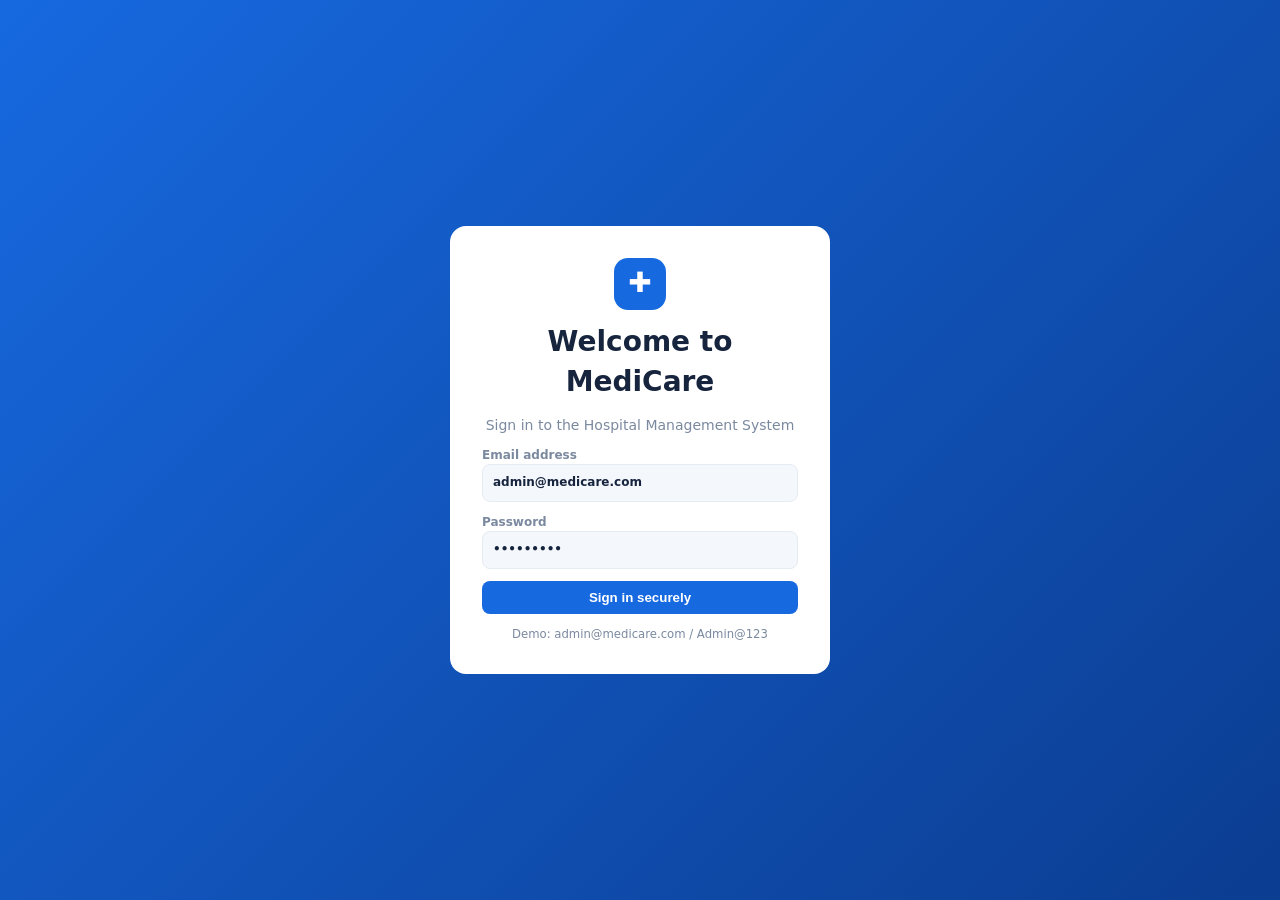
<file: index.html>
<!doctype html>
<html lang="en"><head><meta charset="utf-8">
<meta name="viewport" content="width=device-width, initial-scale=1, viewport-fit=cover">
<title>MediCare HMS</title>
<style>
:root{--blue:#1769e0;--ink:#17243e;--muted:#7b899f;--line:#e5ebf3;--bg:#f4f7fb;--card:#fff;--soft:#eaf3ff;--ok:#12805c;--okb:#e0f5ec;--warn:#9a6700;--warnb:#fff3d1;--bad:#c62828;--badb:#fde4e4;box-sizing:border-box;padding-top:env(safe-area-inset-top,0px);padding-bottom:env(safe-area-inset-bottom,0px)}
@media (prefers-color-scheme:dark){:root:not([data-theme="light"]){--ink:#e6ecf7;--muted:#92a0b8;--line:#26334a;--bg:#0e1625;--card:#162036;--soft:#1b2c4d;--okb:#12382c;--warnb:#3b3010;--badb:#412020;--blue:#4d8ef0}}
:root[data-theme="dark"]{--ink:#e6ecf7;--muted:#92a0b8;--line:#26334a;--bg:#0e1625;--card:#162036;--soft:#1b2c4d;--okb:#12382c;--warnb:#3b3010;--badb:#412020;--blue:#4d8ef0}
*{box-sizing:border-box}html{scroll-padding-top:env(safe-area-inset-top,0px)}
body{margin:0;font:14px/1.45 system-ui,Arial,sans-serif;color:var(--ink);background:var(--bg)}
aside{position:fixed;inset:0 auto 0 0;width:230px;background:var(--card);border-right:1px solid var(--line);padding:22px 14px;display:flex;flex-direction:column;overflow:auto}
aside h2{margin:0;color:var(--blue)}aside>small{color:var(--muted);margin:4px 0 20px}
nav a{display:block;padding:10px 12px;margin:3px 0;border-radius:8px;color:var(--muted);font-weight:600;cursor:pointer}
nav a:hover,nav a.on{background:var(--soft);color:var(--blue)}
.me{margin-top:auto;border-top:1px solid var(--line);padding-top:14px}.me small{display:block;color:var(--muted)}.me a{color:var(--bad);cursor:pointer}
main{margin-left:230px}
header{display:flex;gap:10px;align-items:center;justify-content:space-between;padding:12px 24px;background:var(--card);border-bottom:1px solid var(--line)}
header input{width:min(340px,100%)}
input,select,textarea{width:100%;padding:9px 10px;border:1px solid var(--line);border-radius:8px;background:var(--bg);color:var(--ink);font:inherit}
.page{padding:24px}.title{display:flex;justify-content:space-between;align-items:end;gap:10px;margin-bottom:18px;flex-wrap:wrap}
.title h1{margin:0 0 4px;font-size:23px}.title p{margin:0;color:var(--muted)}
button{background:var(--blue);color:#fff;border:0;border-radius:8px;padding:9px 14px;font-weight:700;cursor:pointer}
button.g{background:var(--soft);color:var(--blue);padding:5px 10px}button.d{background:var(--badb);color:var(--bad);padding:5px 10px}
.cards{display:grid;grid-template-columns:repeat(auto-fit,minmax(160px,1fr));gap:14px}
.card,.panel{background:var(--card);border:1px solid var(--line);border-radius:12px;padding:18px}
.card small{display:block;color:var(--muted);margin:6px 0 2px}.card b{font-size:26px}
.panel{margin-top:16px;overflow-x:auto}.panel h3{margin:0 0 10px}
table{width:100%;border-collapse:collapse;min-width:560px}th{color:var(--muted);font-size:12px;text-transform:uppercase;text-align:left}
th,td{padding:10px 8px;border-bottom:1px solid var(--line)}td:last-child{white-space:nowrap;text-align:right}
.p{padding:2px 9px;border-radius:99px;font-size:12px;font-weight:700;background:var(--warnb);color:var(--warn)}.p.ok{background:var(--okb);color:var(--ok)}.p.bad{background:var(--badb);color:var(--bad)}.p.in{background:var(--soft);color:var(--blue)}
.wards{display:grid;grid-template-columns:repeat(auto-fit,minmax(180px,1fr));gap:12px;margin-bottom:4px}.bar{height:8px;background:var(--line);border-radius:9px;margin-top:8px}.bar i{display:block;height:100%;background:var(--blue);border-radius:9px}
.modal{position:fixed;inset:0;background:#0007;display:none;align-items:center;justify-content:center;padding:16px;z-index:9}.modal.on{display:flex}
.box{background:var(--card);border-radius:14px;padding:22px;width:min(560px,100%);max-height:90vh;overflow:auto}
.grid{display:grid;grid-template-columns:1fr 1fr;gap:12px}.grid label{font-size:12px;color:var(--muted);font-weight:600}.grid .w{grid-column:1/-1}
.toast{position:fixed;right:18px;bottom:calc(18px + env(safe-area-inset-bottom,0px));background:var(--ok);color:#fff;padding:10px 16px;border-radius:9px;display:none;z-index:10}
#login{min-height:100vh;display:flex;align-items:center;justify-content:center;padding:16px;background:linear-gradient(135deg,#1769e0,#0b3d91)}
#login form{background:var(--card);padding:32px;border-radius:16px;width:min(380px,100%);display:grid;gap:12px;text-align:center}
.logo{width:52px;height:52px;margin:auto;border-radius:14px;background:var(--blue);color:#fff;font-size:28px;display:grid;place-items:center}
#login label{text-align:left;font-size:12px;color:var(--muted);font-weight:600}
@media(max-width:760px){aside{position:static;width:auto;flex-direction:row;flex-wrap:wrap;gap:4px;padding:10px}aside>small,.me{display:none}aside h2{width:100%}nav{display:flex;flex-wrap:wrap}main{margin:0}.grid{grid-template-columns:1fr}}
</style></head><body>
<div id="login"><form onsubmit="return signin(event)"><div class="logo">✚</div><h1 style="margin:0">Welcome to MediCare</h1><p style="margin:0;color:var(--muted)">Sign in to the Hospital Management System</p>
<label>Email address<input value="admin@medicare.com" required></label><label>Password<input type="password" value="Admin@123" required></label><button>Sign in securely</button><small style="color:var(--muted)">Demo: admin@medicare.com / Admin@123</small></form></div>
<div id="app" style="display:none"><aside><h2>✚ MediCare</h2><small>Hospital System</small><nav id="nav"></nav><div class="me"><b>Rajneesh Sharma</b><small>Admin</small><a onclick="location.reload()">Logout</a></div></aside>
<main><header><input id="q" placeholder="Search hospital records..." oninput="draw()"><span>Rajneesh Sharma · Admin</span></header><section class="page" id="pg"></section></main></div>
<div class="modal" id="m"><div class="box"><h3 id="mt" style="margin-top:0"></h3><div class="grid" id="mf"></div><div style="display:flex;gap:8px;justify-content:flex-end;margin-top:16px"><button class="g" onclick="m.classList.remove('on')">Cancel</button><button onclick="save()">Save</button></div></div></div>
<div class="toast" id="t"></div>
<script>
const T=new Date().toISOString().slice(0,10),days=n=>new Date(Date.now()+n*864e5).toISOString().slice(0,10);
const P=(a,b)=>({name:a,...b});
const S={
patients:[P('Ananya Mehta',{code:'PT-2841',dob:'1994-05-18',gender:'Female',blood:'A+',phone:'9876501042',allergies:'Penicillin',insurance:'Star Health'}),P('Rohan Verma',{code:'PT-1967',dob:'1987-11-03',gender:'Male',blood:'O+',phone:'9876501967',allergies:'None',insurance:'HDFC ERGO'}),P('Kavya Sharma',{code:'PT-3054',dob:'2001-02-14',gender:'Female',blood:'B+',phone:'9876503054',allergies:'Dust',insurance:'Ayushman Bharat'}),P('Ishaan Gupta',{code:'PT-2712',dob:'2016-08-22',gender:'Male',blood:'AB+',phone:'9876502712',allergies:'Peanuts',insurance:'Care Health'}),P('Simran Kaur',{code:'PT-3088',dob:'1978-06-09',gender:'Female',blood:'O-',phone:'9876503088',allergies:'None',insurance:'ICICI Lombard'})],
doctors:[P('Dr. Arjun Kapoor',{code:'DR-001',dept:'Cardiology',qual:'MBBS, MD Cardiology',exp:14,fee:1200,phone:'9876100001',avail:'Yes'}),P('Dr. Meera Joshi',{code:'DR-002',dept:'Neurology',qual:'MBBS, DM Neurology',exp:11,fee:1400,phone:'9876100002',avail:'Yes'}),P('Dr. Vikram Singh',{code:'DR-003',dept:'Orthopedics',qual:'MBBS, MS Orthopedics',exp:16,fee:1000,phone:'9876100003',avail:'Yes'}),P('Dr. Sana Khan',{code:'DR-004',dept:'Pediatrics',qual:'MBBS, MD Pediatrics',exp:9,fee:800,phone:'9876100004',avail:'Yes'}),P('Dr. Nitin Rao',{code:'DR-005',dept:'General Medicine',qual:'MBBS, MD Medicine',exp:12,fee:900,phone:'9876100005',avail:'No'})],
appointments:[['Ananya Mehta','Dr. Arjun Kapoor','09:00','Online','Chest discomfort','Confirmed'],['Rohan Verma','Dr. Meera Joshi','09:30','Walk-in','Severe headache','In Progress'],['Kavya Sharma','Dr. Vikram Singh','10:15','Online','Knee pain','Waiting'],['Ishaan Gupta','Dr. Sana Khan','11:00','Walk-in','Routine checkup','Confirmed']].map((a,i)=>({patient:a[0],doctor:a[1],date:T,time:a[2],type:a[3],reason:a[4],status:a[5],queue:i+1})),
pharmacy:[P('Paracetamol 500mg',{batch:'PCM-1042',stock:4280,price:25,expiry:days(500),supplier:'MedLife Pharma'}),P('Amoxicillin 250mg',{batch:'AMX-0871',stock:620,price:95,expiry:days(280),supplier:'CureWell Labs'}),P('Insulin Glargine',{batch:'INS-1145',stock:84,price:740,expiry:days(35),supplier:'HealthCore'}),P('Azithromycin 500mg',{batch:'AZI-0964',stock:1120,price:125,expiry:days(420),supplier:'CureWell Labs'})],
laboratory:[['Ananya Mehta','Complete Blood Count','Processing','Awaiting report'],['Rohan Verma','MRI Brain','Scheduled',''],['Kavya Sharma','ECG','Report Ready','Normal sinus rhythm'],['Ishaan Gupta','Urine Routine','Sample Due','']].map(a=>({patient:a[0],test:a[1],date:T,status:a[2],result:a[3]})),
beds:[],
billing:[{patient:'Ananya Mehta',consultation:1200,medicine:1460,lab:2850,room:4000,surgery:0,discount:0,insurance:3000,method:'UPI',status:'Pending'},{patient:'Rohan Verma',consultation:1400,medicine:850,lab:4500,room:0,surgery:0,discount:250,insurance:1000,method:'Card',status:'Paid'}],
ambulances:[P('PB 65 AM 1042',{driver:'Raj Kumar',phone:'9876201001',type:'Advanced Life Support',status:'Available'}),P('PB 65 BX 7721',{driver:'Amit Singh',phone:'9876201002',type:'Basic Life Support',status:'On Duty'}),P('PB 65 CR 2088',{driver:'Deepak Verma',phone:'9876201003',type:'Patient Transport',status:'Available'})]};
S.ambulances.forEach(a=>{a.vehicle=a.name});
[['ICU','ICU',12,7],['General Ward','GW',20,11],['Private Room','PR',8,3],['Deluxe Room','DX',4,1]].forEach(([w,p,c,o])=>{for(let i=1;i<=c;i++)S.beds.push({bed:p+'-'+String(i).padStart(2,'0'),ward:w,status:i<=o?'Occupied':'Available',patient:''})});
const st=['Scheduled','Confirmed','Waiting','In Progress','Completed','Cancelled'];
const pn=()=>S.patients.map(p=>p.name),dn=()=>S.doctors.map(d=>d.name);
const M={
patients:{l:'Patients',i:'✚',f:[['name','Full name'],['dob','Date of birth','date'],['gender','Gender','select',['Female','Male','Other']],['blood','Blood group','select',['A+','A-','B+','B-','O+','O-','AB+','AB-']],['phone','Phone'],['insurance','Insurance'],['allergies','Allergies','text','w']],c:['code','name','dob','gender','blood','phone','allergies']},
doctors:{l:'Doctors',i:'♙',f:[['name','Name'],['dept','Department'],['qual','Qualification'],['exp','Experience (yrs)','number'],['fee','Fee (₹)','number'],['phone','Phone'],['avail','Available','select',['Yes','No']]],c:['code','name','dept','qual','exp','fee','avail']},
appointments:{l:'Appointments',i:'▣',f:[['patient','Patient','select',pn],['doctor','Doctor','select',dn],['date','Date','date'],['time','Time','time'],['type','Type','select',['Walk-in','Online']],['status','Status','select',st],['reason','Reason','text','w']],c:['queue','patient','doctor','date','time','type','status']},
pharmacy:{l:'Pharmacy',i:'💊',f:[['name','Medicine'],['batch','Batch no'],['stock','Stock','number'],['price','Price (₹)','number'],['expiry','Expiry','date'],['supplier','Supplier']],c:['name','batch','stock','price','expiry','supplier']},
laboratory:{l:'Laboratory',i:'⚗',f:[['patient','Patient','select',pn],['test','Test name'],['date','Date','date'],['status','Status','select',['Scheduled','Sample Due','Processing','Report Ready']],['result','Result','text','w']],c:['patient','test','date','status','result']},
beds:{l:'Beds & Wards',i:'▤',f:[['bed','Bed number'],['ward','Ward','select',['ICU','General Ward','Private Room','Deluxe Room']],['status','Status','select',['Available','Occupied']],['patient','Patient','select',()=>['',...pn()]]],c:['bed','ward','status','patient']},
billing:{l:'Billing',i:'₹',f:[['patient','Patient','select',pn],...['consultation','medicine','lab','room','surgery','discount','insurance'].map(k=>[k,k[0].toUpperCase()+k.slice(1)+' (₹)','number']),['method','Payment','select',['UPI','Card','Cash']],['status','Status','select',['Pending','Paid']]],c:['patient','consultation','medicine','lab','room','total','method','status']},
ambulances:{l:'Ambulances',i:'🚑',f:[['vehicle','Vehicle number'],['driver','Driver'],['phone','Driver phone'],['type','Type','select',['Basic Life Support','Advanced Life Support','Patient Transport']],['status','Status','select',['Available','On Duty']]],c:['vehicle','driver','phone','type','status']}};
let cur='dashboard',ed=null;
const $=id=>document.getElementById(id),cap=s=>s[0].toUpperCase()+s.slice(1);
const tot=b=>(+b.consultation||0)+(+b.medicine||0)+(+b.lab||0)+(+b.room||0)+(+b.surgery||0)-(+b.discount||0)-(+b.insurance||0);
function pill(v){const g=['Confirmed','Paid','Available','Report Ready','Completed','Yes'],b=['Cancelled','Occupied','No','On Duty'],i=['In Progress','Processing'];return`<span class="p ${g.includes(v)?'ok':b.includes(v)?'bad':i.includes(v)?'in':''}">${v}</span>`}
function cell(k,r){if(k==='total')return'₹'+tot(r).toLocaleString('en-IN');if(['status','avail'].includes(k))return pill(r[k]);if(['fee','price','consultation','medicine','lab','room'].includes(k))return'₹'+(+r[k]||0).toLocaleString('en-IN');if(k==='queue')return'#'+r[k];return r[k]||'—'}
function signin(e){e.preventDefault();$('login').style.display='none';$('app').style.display='block';go('dashboard');return false}
function go(p){cur=p;$('q').value='';$('nav').innerHTML=[['dashboard','⌂','Dashboard'],...Object.entries(M).map(([k,v])=>[k,v.i,v.l])].map(([k,i,l])=>`<a class="${k===p?'on':''}" onclick="go('${k}')">${i} ${l}</a>`).join('');draw()}
function draw(){const pg=$('pg');if(cur==='dashboard'){const av=S.beds.filter(b=>b.status==='Available').length,ta=S.appointments.filter(a=>a.date===T).length;
pg.innerHTML=`<div class="title"><div><h1>Hospital Dashboard</h1><p>Welcome back, Rajneesh Sharma. Here is today’s overview.</p></div><button onclick="go('patients');openF()">＋ Add patient</button></div><div class="cards">${[['👥','Total Patients',S.patients.length],['👨‍⚕️','Total Doctors',S.doctors.length],['📅','Today’s Appointments',ta],['🛏️','Available Beds',av]].map(c=>`<div class="card"><span style="font-size:24px">${c[0]}</span><small>${c[1]}</small><b>${c[2]}</b></div>`).join('')}</div><div class="panel"><h3>Recent Appointments</h3><table><tr><th>Patient</th><th>Doctor</th><th>Date</th><th>Queue</th><th>Status</th></tr>${S.appointments.slice(-6).reverse().map(a=>`<tr><td>${a.patient}</td><td>${a.doctor}</td><td>${a.date}</td><td>#${a.queue}</td><td>${pill(a.status)}</td></tr>`).join('')}</table></div>`;return}
const m=M[cur],q=$('q').value.toLowerCase(),rows=S[cur].map((r,i)=>[r,i]).filter(([r])=>!q||JSON.stringify(r).toLowerCase().includes(q));
const lab={name:cur==='pharmacy'?'Medicine':'Name',code:'ID',dob:'DOB',blood:'Blood',dept:'Department',qual:'Qualification',exp:'Exp',avail:'Available',total:'Net total',bed:'Bed',ward:'Ward',vehicle:'Vehicle',type:'Type',queue:'Queue'};
let w='';if(cur==='beds'){w='<div class="wards">'+['ICU','General Ward','Private Room','Deluxe Room'].map(x=>{const a=S.beds.filter(b=>b.ward===x),o=a.filter(b=>b.status==='Occupied').length;return`<div class="card"><b style="font-size:18px">${x}</b><small>${o} / ${a.length} occupied</small><div class="bar"><i style="width:${a.length?o/a.length*100:0}%"></i></div></div>`}).join('')+'</div>'}
pg.innerHTML=`<div class="title"><div><h1>${m.l}</h1><p>${rows.length} record${rows.length==1?'':'s'}</p></div><button onclick="openF()">＋ Add ${m.l.replace(/s$/,'')}</button></div>${w}<div class="panel"><table><tr>${m.c.map(k=>`<th>${lab[k]||cap(k)}</th>`).join('')}<th></th></tr>${rows.map(([r,i])=>`<tr>${m.c.map(k=>`<td>${cell(k,r)}</td>`).join('')}<td><button class="g" onclick="openF(${i})">Edit</button> <button class="d" onclick="del(${i})">Delete</button></td></tr>`).join('')||`<tr><td colspan="${m.c.length+1}">No records found.</td></tr>`}</table></div>`}
function openF(i){const m=M[cur];ed=i;const r=i==null?{}:S[cur][i];$('mt').textContent=(i==null?'Add ':'Edit ')+m.l.replace(/s$/,'');
$('mf').innerHTML=m.f.map(([k,l,t,o],n)=>{t=t||'text';const w=(o==='w'||t==='text'&&n===m.f.length-1&&m.f.length%2)?'w':'';let inp;if(t==='select'){const L=typeof o==='function'?o():o;inp=`<select data-k="${k}">${L.map(x=>`<option ${x===r[k]?'selected':''}>${x}</option>`).join('')}</select>`}else inp=`<input data-k="${k}" type="${t}" value="${r[k]??''}">`;return`<label class="${w}">${l}${inp}</label>`}).join('');$('m').classList.add('on')}
function save(){const r=ed==null?{}:S[cur][ed];$('mf').querySelectorAll('[data-k]').forEach(e=>r[e.dataset.k]=e.type==='number'?+e.value:e.value);
if(ed==null){const n=S[cur].length+1;if(cur==='patients')r.code='PT-'+String(n+3000).padStart(4,'0');if(cur==='doctors')r.code='DR-'+String(n).padStart(3,'0');if(cur==='appointments')r.queue=S.appointments.filter(a=>a.date===r.date).length+1;S[cur].push(r)}
$('m').classList.remove('on');toast(ed==null?'Record added successfully':'Record updated successfully');draw()}
function del(i){if(confirm('Delete this record?')){S[cur].splice(i,1);toast('Record deleted successfully');draw()}}
function toast(s){const t=$('t');t.textContent=s;t.style.display='block';setTimeout(()=>t.style.display='none',2200)}
</script></body></html>
</file>
